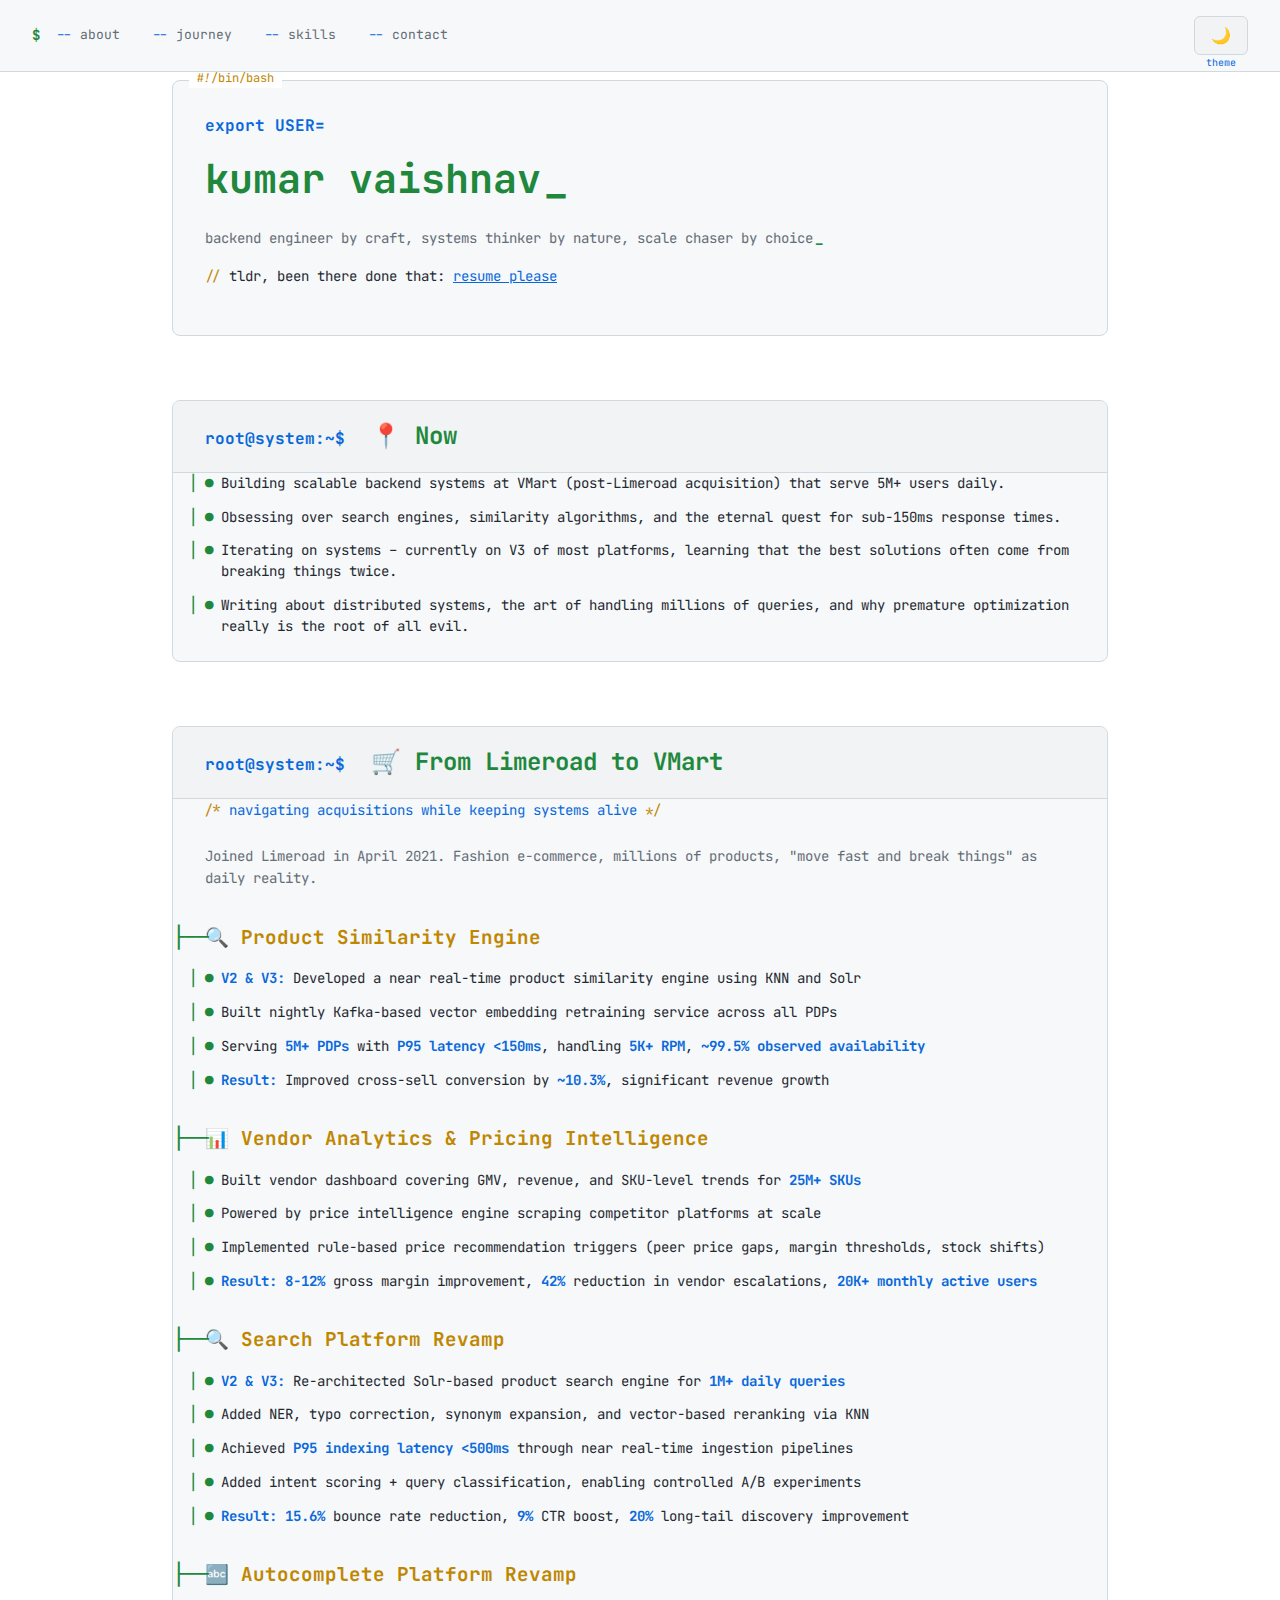
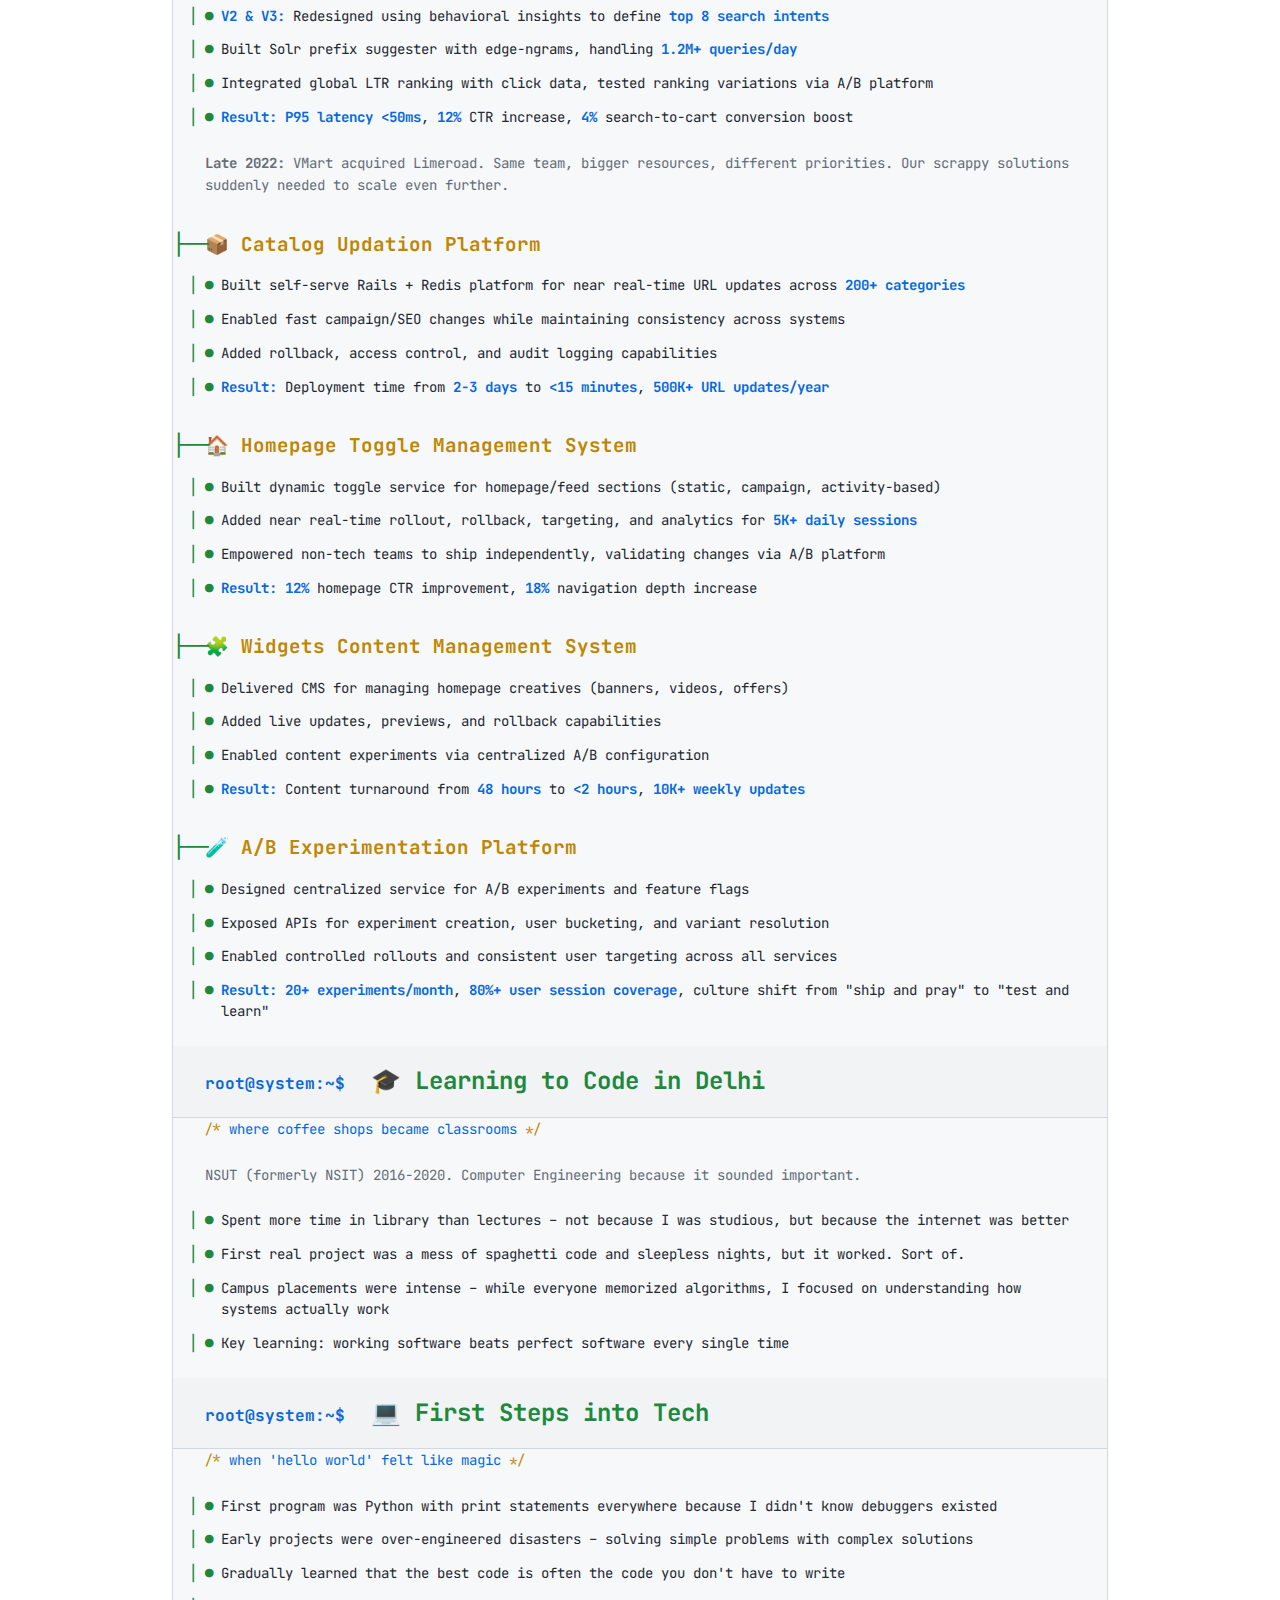
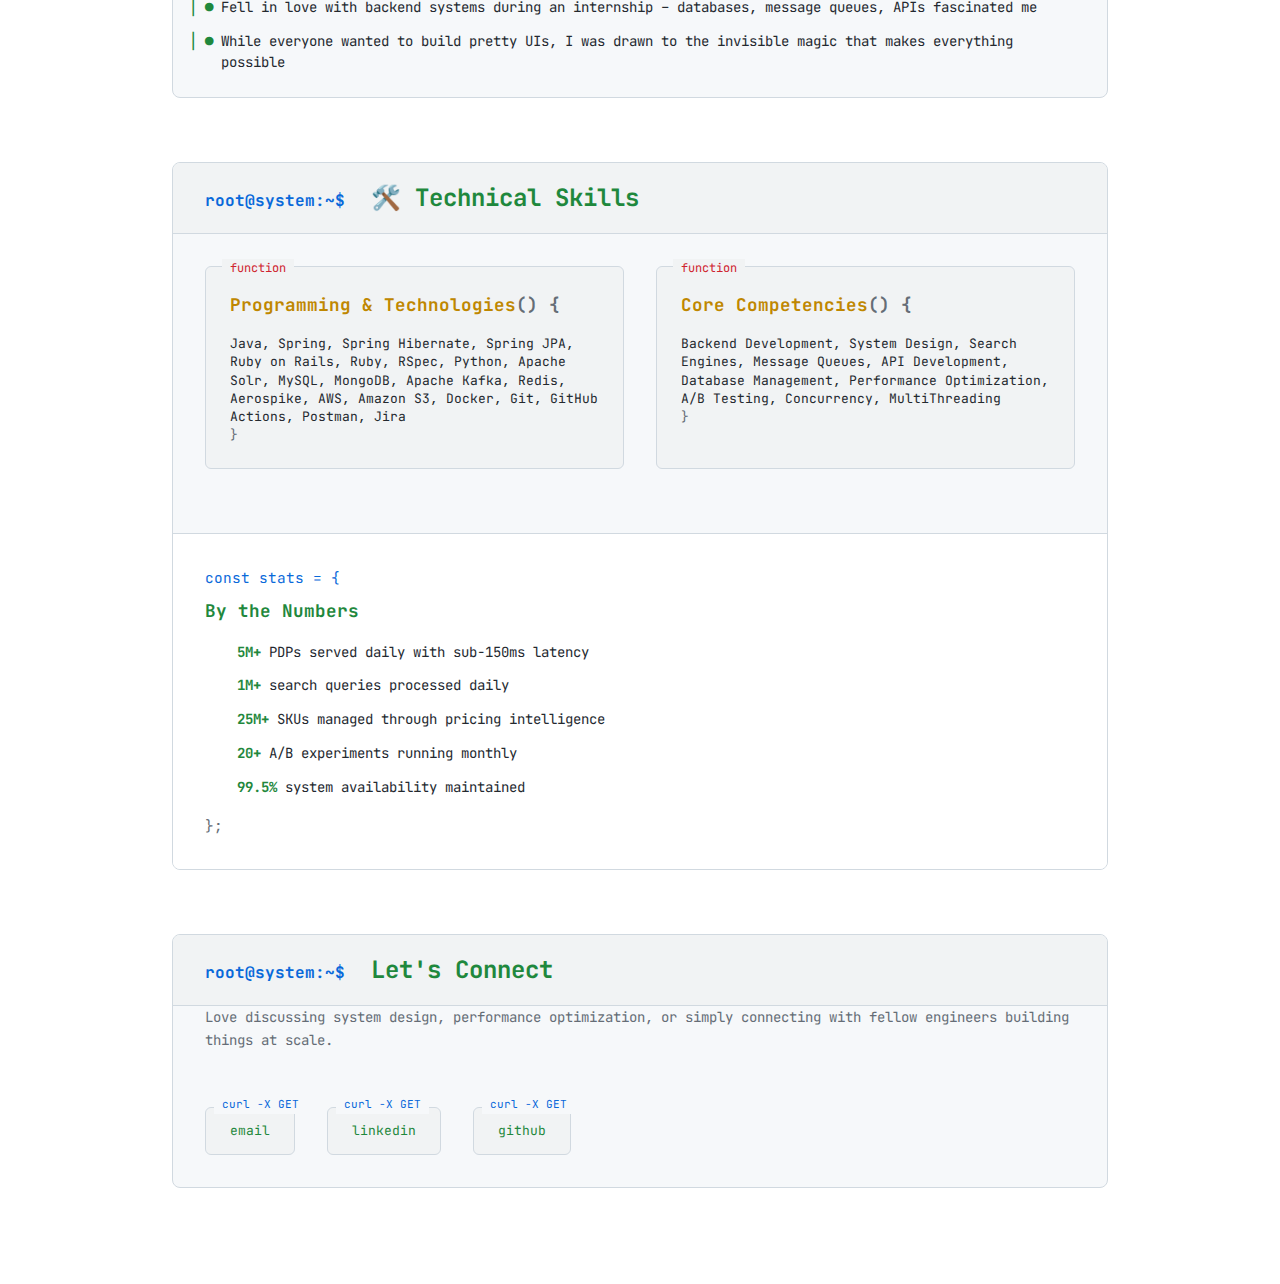
<file: index.html>
<!DOCTYPE html>
<html lang="en">
<head>
    <meta charset="UTF-8">
    <meta name="viewport" content="width=device-width, initial-scale=1.0">
    <title>Kumar Vaishnav</title>
    <link rel="stylesheet" href="styles.css">
    <link href="https://fonts.googleapis.com/css2?family=JetBrains+Mono:wght@300;400;500;600&display=swap" rel="stylesheet">
</head>
<body>
    <nav>
        <div class="nav-links">
            <a href="#about">about</a>
            <a href="#journey">journey</a>
            <a href="#built">skills</a>
            <a href="#contact">contact</a>
        </div>
        <button id="theme-toggle" class="theme-toggle">
            <span class="toggle-icon">☀️</span>
        </button>
    </nav>

    <main>
        <div class="intro">
            <h1>kumar vaishnav</h1>
            <p>backend engineer by craft, systems thinker by nature, scale chaser by choice<span class="cursor">_</span></p>
            <p class="casual">tldr, been there done that: <a href="https://drive.google.com/file/d/1GEUS0XpczC-OBO6thTg1wq4bIrDbyQFK/view?usp=drive_link" target="_blank">resume please</a></p>
        </div>

        <section id="about">
            <h2>📍 Now</h2>
            <ul>
                <li>Building scalable backend systems at VMart (post-Limeroad acquisition) that serve 5M+ users daily.</li>
                <li>Obsessing over search engines, similarity algorithms, and the eternal quest for sub-150ms response times.</li>
                <li>Iterating on systems – currently on V3 of most platforms, learning that the best solutions often come from breaking things twice.</li>
                <li>Writing about distributed systems, the art of handling millions of queries, and why premature optimization really is the root of all evil.</li>
            </ul>
        </section>

        <section id="journey">
            <h2>🛒 From Limeroad to VMart</h2>
            <p><em>navigating acquisitions while keeping systems alive</em></p>
            
            <p>Joined Limeroad in April 2021. Fashion e-commerce, millions of products, "move fast and break things" as daily reality.</p>
            
            <h3>🔍 Product Similarity Engine</h3>
            <ul>
                <li><strong>V2 & V3:</strong> Developed a near real-time product similarity engine using KNN and Solr</li>
                <li>Built nightly Kafka-based vector embedding retraining service across all PDPs</li>
                <li>Serving <strong>5M+ PDPs</strong> with <strong>P95 latency <150ms</strong>, handling <strong>5K+ RPM</strong>, <strong>~99.5% observed availability</strong></li>
                <li><strong>Result:</strong> Improved cross-sell conversion by <strong>~10.3%</strong>, significant revenue growth</li>
            </ul>
            
            <h3>📊 Vendor Analytics & Pricing Intelligence</h3>
            <ul>
                <li>Built vendor dashboard covering GMV, revenue, and SKU-level trends for <strong>25M+ SKUs</strong></li>
                <li>Powered by price intelligence engine scraping competitor platforms at scale</li>
                <li>Implemented rule-based price recommendation triggers (peer price gaps, margin thresholds, stock shifts)</li>
                <li><strong>Result:</strong> <strong>8-12%</strong> gross margin improvement, <strong>42%</strong> reduction in vendor escalations, <strong>20K+ monthly active users</strong></li>
            </ul>
            
            <h3>🔍 Search Platform Revamp</h3>
            <ul>
                <li><strong>V2 & V3:</strong> Re-architected Solr-based product search engine for <strong>1M+ daily queries</strong></li>
                <li>Added NER, typo correction, synonym expansion, and vector-based reranking via KNN</li>
                <li>Achieved <strong>P95 indexing latency <500ms</strong> through near real-time ingestion pipelines</li>
                <li>Added intent scoring + query classification, enabling controlled A/B experiments</li>
                <li><strong>Result:</strong> <strong>15.6%</strong> bounce rate reduction, <strong>9%</strong> CTR boost, <strong>20%</strong> long-tail discovery improvement</li>
            </ul>
            
            <h3>🔤 Autocomplete Platform Revamp</h3>
            <ul>
                <li><strong>V2 & V3:</strong> Redesigned using behavioral insights to define <strong>top 8 search intents</strong></li>
                <li>Built Solr prefix suggester with edge-ngrams, handling <strong>1.2M+ queries/day</strong></li>
                <li>Integrated global LTR ranking with click data, tested ranking variations via A/B platform</li>
                <li><strong>Result:</strong> <strong>P95 latency <50ms</strong>, <strong>12%</strong> CTR increase, <strong>4%</strong> search-to-cart conversion boost</li>
            </ul>
            
            <p><strong>Late 2022:</strong> VMart acquired Limeroad. Same team, bigger resources, different priorities. Our scrappy solutions suddenly needed to scale even further.</p>
            
            <h3>📦 Catalog Updation Platform</h3>
            <ul>
                <li>Built self-serve Rails + Redis platform for near real-time URL updates across <strong>200+ categories</strong></li>
                <li>Enabled fast campaign/SEO changes while maintaining consistency across systems</li>
                <li>Added rollback, access control, and audit logging capabilities</li>
                <li><strong>Result:</strong> Deployment time from <strong>2-3 days</strong> to <strong><15 minutes</strong>, <strong>500K+ URL updates/year</strong></li>
            </ul>
            
            <h3>🏠 Homepage Toggle Management System</h3>
            <ul>
                <li>Built dynamic toggle service for homepage/feed sections (static, campaign, activity-based)</li>
                <li>Added near real-time rollout, rollback, targeting, and analytics for <strong>5K+ daily sessions</strong></li>
                <li>Empowered non-tech teams to ship independently, validating changes via A/B platform</li>
                <li><strong>Result:</strong> <strong>12%</strong> homepage CTR improvement, <strong>18%</strong> navigation depth increase</li>
            </ul>
            
            <h3>🧩 Widgets Content Management System</h3>
            <ul>
                <li>Delivered CMS for managing homepage creatives (banners, videos, offers)</li>
                <li>Added live updates, previews, and rollback capabilities</li>
                <li>Enabled content experiments via centralized A/B configuration</li>
                <li><strong>Result:</strong> Content turnaround from <strong>48 hours</strong> to <strong><2 hours</strong>, <strong>10K+ weekly updates</strong></li>
            </ul>
            
            <h3>🧪 A/B Experimentation Platform</h3>
            <ul>
                <li>Designed centralized service for A/B experiments and feature flags</li>
                <li>Exposed APIs for experiment creation, user bucketing, and variant resolution</li>
                <li>Enabled controlled rollouts and consistent user targeting across all services</li>
                <li><strong>Result:</strong> <strong>20+ experiments/month</strong>, <strong>80%+ user session coverage</strong>, culture shift from "ship and pray" to "test and learn"</li>
            </ul>

            <h2>🎓 Learning to Code in Delhi</h2>
            <p><em>where coffee shops became classrooms</em></p>
            
            <p>NSUT (formerly NSIT) 2016-2020. Computer Engineering because it sounded important.</p>
            
            <ul>
                <li>Spent more time in library than lectures – not because I was studious, but because the internet was better</li>
                <li>First real project was a mess of spaghetti code and sleepless nights, but it worked. Sort of.</li>
                <li>Campus placements were intense – while everyone memorized algorithms, I focused on understanding how systems actually work</li>
                <li>Key learning: working software beats perfect software every single time</li>
            </ul>

            <h2>💻 First Steps into Tech</h2>
            <p><em>when 'hello world' felt like magic</em></p>
            
            <ul>
                <li>First program was Python with print statements everywhere because I didn't know debuggers existed</li>
                <li>Early projects were over-engineered disasters – solving simple problems with complex solutions</li>
                <li>Gradually learned that the best code is often the code you don't have to write</li>
                <li>Fell in love with backend systems during an internship – databases, message queues, APIs fascinated me</li>
                <li>While everyone wanted to build pretty UIs, I was drawn to the invisible magic that makes everything possible</li>
            </ul>
        </section>

        <section id="built">
            <h2>🛠️ Technical Skills</h2>
            
            <div class="skills-grid">
                <div class="skill-category">
                    <h3>Programming & Technologies</h3>
                    <p>Java, Spring, Spring Hibernate, Spring JPA, Ruby on Rails, Ruby, RSpec, Python, Apache Solr, MySQL, MongoDB, Apache Kafka, Redis, Aerospike, AWS, Amazon S3, Docker, Git, GitHub Actions, Postman, Jira</p>
                </div>
                
                <div class="skill-category">
                    <h3>Core Competencies</h3>
                    <p>Backend Development, System Design, Search Engines, Message Queues, API Development, Database Management, Performance Optimization, A/B Testing, Concurrency, MultiThreading</p>
                </div>
            </div>
            
            <div class="quick-stats">
                <div class="stats-header">
                    <div class="stats-code">const stats = {</div>
                    <h3>By the Numbers</h3>
                </div>
                <ul>
                    <li><strong>5M+</strong> PDPs served daily with sub-150ms latency</li>
                    <li><strong>1M+</strong> search queries processed daily</li>
                    <li><strong>25M+</strong> SKUs managed through pricing intelligence</li>
                    <li><strong>20+</strong> A/B experiments running monthly</li>
                    <li><strong>99.5%</strong> system availability maintained</li>
                </ul>
                <div class="stats-footer">};</div>
            </div>
        </section>

        <section id="contact">
            <h2>Let's Connect</h2>
            <p>Love discussing system design, performance optimization, or simply connecting with fellow engineers building things at scale.</p>
            
            <div class="links">
                <a href="mailto:kumarvaishnav97@gmail.com" target="_blank">email</a>
                <a href="https://www.linkedin.com/in/kumarvaishnav/" target="_blank">linkedin</a>
                <a href="https://github.com/vaishnav97" target="_blank">github</a>
            </div>
        </section>
    </main>

    <script src="script.js"></script>
</body>
</html>
</file>
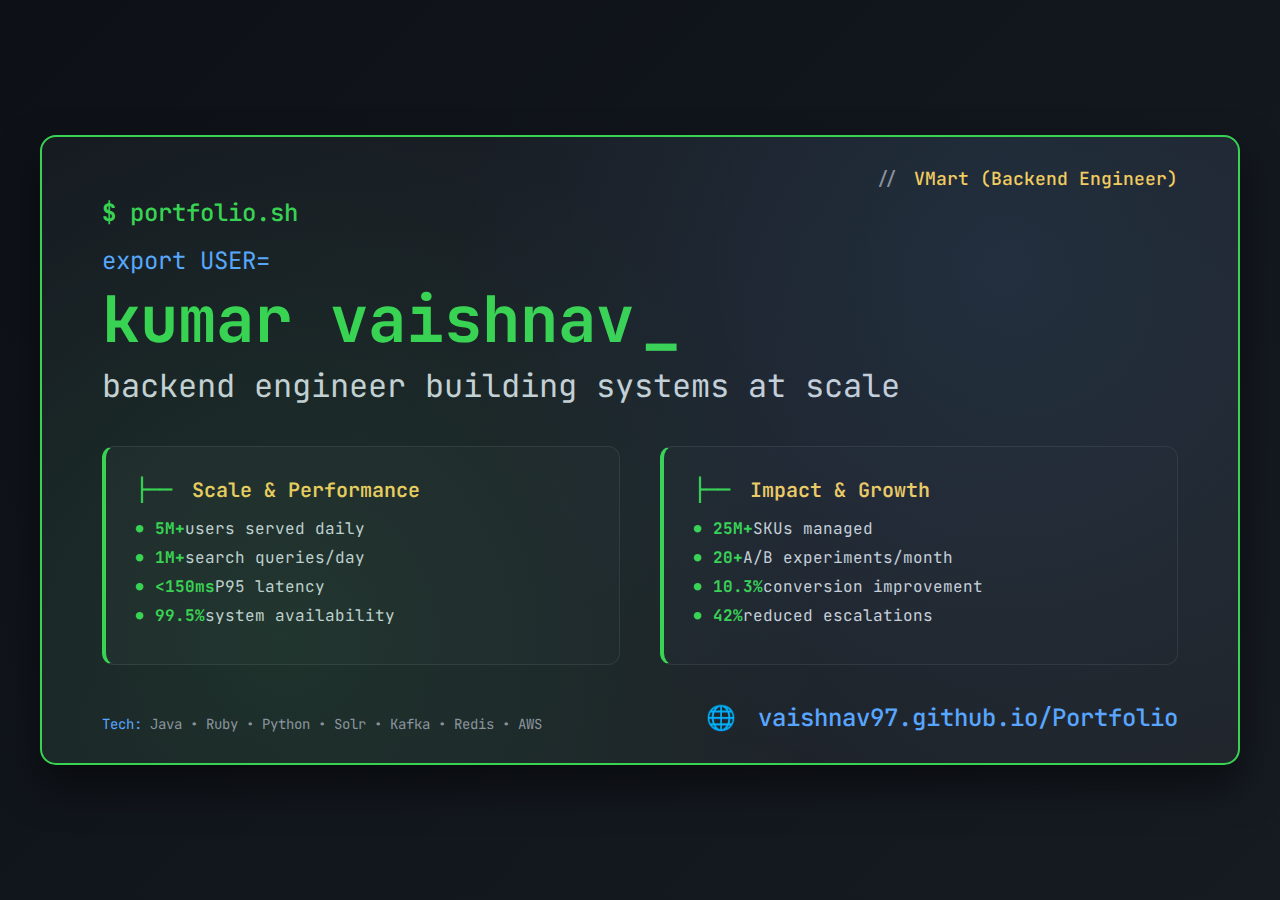
<file: thumbnail.html>
<!DOCTYPE html>
<html lang="en">
<head>
    <meta charset="UTF-8">
    <meta name="viewport" content="width=device-width, initial-scale=1.0">
    <title>Kumar Vaishnav - Portfolio Thumbnail</title>
    <link href="https://fonts.googleapis.com/css2?family=JetBrains+Mono:wght@300;400;500;600;700&display=swap" rel="stylesheet">
    <style>
        * {
            margin: 0;
            padding: 0;
            box-sizing: border-box;
        }

        body {
            font-family: 'JetBrains Mono', monospace;
            background: linear-gradient(135deg, #0d1117 0%, #161b22 100%);
            display: flex;
            justify-content: center;
            align-items: center;
            min-height: 100vh;
            padding: 20px;
        }

        .thumbnail-card {
            width: 1200px;
            height: 630px;
            background: linear-gradient(135deg, #161b22 0%, #21262d 100%);
            border: 2px solid #39d353;
            border-radius: 16px;
            padding: 60px;
            position: relative;
            overflow: hidden;
            box-shadow: 0 20px 40px rgba(0, 0, 0, 0.5);
        }

        .thumbnail-card::before {
            content: "";
            position: absolute;
            top: 0;
            left: 0;
            right: 0;
            bottom: 0;
            background: 
                radial-gradient(circle at 20% 80%, rgba(57, 211, 83, 0.1) 0%, transparent 50%),
                radial-gradient(circle at 80% 20%, rgba(88, 166, 255, 0.1) 0%, transparent 50%);
            pointer-events: none;
        }

        .terminal-header {
            color: #39d353;
            font-size: 24px;
            margin-bottom: 20px;
            font-weight: 500;
        }

        .terminal-header::before {
            content: "$ ";
            color: #39d353;
            font-weight: bold;
        }

        .name {
            font-size: 64px;
            font-weight: 700;
            color: #39d353;
            margin-bottom: 10px;
            line-height: 1.1;
        }

        .name::before {
            content: "export USER=";
            color: #58a6ff;
            font-size: 24px;
            display: block;
            margin-bottom: 10px;
            font-weight: 400;
        }

        .name::after {
            content: "_";
            animation: blink 1s infinite;
            margin-left: 8px;
        }

        .tagline {
            font-size: 32px;
            color: #c9d1d9;
            margin-bottom: 40px;
            font-weight: 400;
            line-height: 1.3;
        }

        .stats-container {
            display: grid;
            grid-template-columns: 1fr 1fr;
            gap: 40px;
            margin-top: 30px;
        }

        .stats-section {
            background: rgba(33, 38, 45, 0.8);
            border: 1px solid #30363d;
            border-radius: 12px;
            padding: 30px;
            border-left: 4px solid #39d353;
        }

        .stats-title {
            color: #f2cc60;
            font-size: 20px;
            margin-bottom: 15px;
            font-weight: 600;
        }

        .stats-title::before {
            content: "├── ";
            color: #39d353;
            margin-right: 8px;
        }

        .stat-item {
            color: #c9d1d9;
            font-size: 16px;
            margin-bottom: 8px;
            display: flex;
            align-items: center;
        }

        .stat-item::before {
            content: "●";
            color: #39d353;
            margin-right: 12px;
            font-size: 12px;
        }

        .stat-number {
            color: #39d353;
            font-weight: 700;
        }

        .url {
            position: absolute;
            bottom: 30px;
            right: 60px;
            color: #58a6ff;
            font-size: 24px;
            font-weight: 500;
        }

        .url::before {
            content: "🌐 ";
            margin-right: 8px;
        }

        .company {
            position: absolute;
            top: 30px;
            right: 60px;
            color: #f2cc60;
            font-size: 18px;
            font-weight: 500;
        }

        .company::before {
            content: "// ";
            color: #8b949e;
            margin-right: 5px;
        }

        @keyframes blink {
            0%, 50% { opacity: 1; }
            51%, 100% { opacity: 0; }
        }

        .tech-stack {
            position: absolute;
            bottom: 30px;
            left: 60px;
            color: #8b949e;
            font-size: 14px;
        }

        .tech-stack::before {
            content: "Tech: ";
            color: #58a6ff;
        }
    </style>
</head>
<body>
    <div class="thumbnail-card">
        <div class="company">VMart (Backend Engineer)</div>
        
        <div class="terminal-header">portfolio.sh</div>
        
        <h1 class="name">kumar vaishnav</h1>
        <p class="tagline">backend engineer building systems at scale</p>
        
        <div class="stats-container">
            <div class="stats-section">
                <h3 class="stats-title">Scale & Performance</h3>
                <div class="stat-item"><span class="stat-number">5M+</span> users served daily</div>
                <div class="stat-item"><span class="stat-number">1M+</span> search queries/day</div>
                <div class="stat-item"><span class="stat-number">&lt;150ms</span> P95 latency</div>
                <div class="stat-item"><span class="stat-number">99.5%</span> system availability</div>
            </div>
            
            <div class="stats-section">
                <h3 class="stats-title">Impact & Growth</h3>
                <div class="stat-item"><span class="stat-number">25M+</span> SKUs managed</div>
                <div class="stat-item"><span class="stat-number">20+</span> A/B experiments/month</div>
                <div class="stat-item"><span class="stat-number">10.3%</span> conversion improvement</div>
                <div class="stat-item"><span class="stat-number">42%</span> reduced escalations</div>
            </div>
        </div>
        
        <div class="tech-stack">Java • Ruby • Python • Solr • Kafka • Redis • AWS</div>
        <div class="url">vaishnav97.github.io/Portfolio</div>
    </div>
</body>
</html>
</file>
<file: styles.css>
/* Reset and Base Styles */
* {
    margin: 0;
    padding: 0;
    box-sizing: border-box;
}

:root {
    /* Dark theme colors */
    --bg-primary: #0d1117;
    --bg-secondary: #161b22;
    --bg-tertiary: #21262d;
    --text-primary: #c9d1d9;
    --text-secondary: #8b949e;
    --accent-green: #39d353;
    --accent-blue: #58a6ff;
    --accent-yellow: #f2cc60;
    --accent-red: #f85149;
    --border-color: #30363d;
    --hover-bg: #262c36;
}

/* Light theme colors */
[data-theme="light"] {
    --bg-primary: #ffffff;
    --bg-secondary: #f6f8fa;
    --bg-tertiary: #f1f3f4;
    --text-primary: #24292f;
    --text-secondary: #656d76;
    --accent-green: #1f883d;
    --accent-blue: #0969da;
    --accent-yellow: #bf8700;
    --accent-red: #cf222e;
    --border-color: #d1d9e0;
    --hover-bg: #f3f4f6;
}

html {
    scroll-behavior: smooth;
}

body {
    font-family: 'JetBrains Mono', 'SF Mono', Monaco, 'Cascadia Code', 'Roboto Mono', Consolas, 'Courier New', monospace;
    line-height: 1.6;
    color: var(--text-primary);
    background: var(--bg-primary);
    font-size: 14px;
    overflow-x: hidden;
    transition: background-color 0.3s ease, color 0.3s ease;
}

/* Terminal-like scrollbar */
::-webkit-scrollbar {
    width: 8px;
}

::-webkit-scrollbar-track {
    background: var(--bg-primary);
}

::-webkit-scrollbar-thumb {
    background: var(--accent-green);
    border-radius: 4px;
}

::-webkit-scrollbar-thumb:hover {
    background: var(--accent-blue);
}

/* Navigation */
nav {
    position: fixed;
    top: 0;
    left: 0;
    right: 0;
    background: var(--bg-secondary);
    border-bottom: 1px solid var(--border-color);
    padding: 1rem 2rem;
    z-index: 100;
    backdrop-filter: blur(10px);
    display: flex;
    align-items: center;
    justify-content: space-between;
    min-height: 50px;
}

.nav-links {
    display: flex;
    align-items: center;
    position: relative;
}

.nav-links::before {
    content: "$ ";
    color: var(--accent-green);
    font-weight: bold;
    margin-right: 1rem;
}

nav a {
    color: var(--text-secondary);
    text-decoration: none;
    margin-right: 2rem;
    font-size: 13px;
    transition: color 0.3s ease;
    position: relative;
}

nav a:hover {
    color: var(--accent-green);
}

nav a::before {
    content: "--";
    margin-right: 0.5rem;
    color: var(--accent-blue);
}

/* Theme toggle button */
.theme-toggle {
    background: var(--bg-tertiary);
    border: 1px solid var(--border-color);
    color: var(--text-primary);
    padding: 0.5rem 1rem;
    border-radius: 6px;
    cursor: pointer;
    font-size: 14px;
    transition: all 0.3s ease;
    font-family: inherit;
    position: relative;
    margin-left: 1rem;
    flex-shrink: 0;
}

.theme-toggle::before {
    content: "theme";
    color: var(--accent-blue);
    font-size: 10px;
    position: absolute;
    bottom: -15px;
    left: 50%;
    transform: translateX(-50%);
    background: var(--bg-secondary);
    padding: 0 0.3rem;
    white-space: nowrap;
    z-index: 10;
}

.theme-toggle:hover {
    background: var(--hover-bg);
    border-color: var(--accent-green);
    transform: translateY(-1px);
}

.toggle-icon {
    font-size: 16px;
    transition: transform 0.3s ease;
}

.theme-toggle:hover .toggle-icon {
    transform: rotate(180deg);
}



/* Main content */
main {
    max-width: 1000px;
    margin: 0 auto;
    padding: 5rem 2rem 2rem;
}

/* Intro section */
.intro {
    margin-bottom: 4rem;
    border: 1px solid var(--border-color);
    padding: 2rem;
    background: var(--bg-secondary);
    border-radius: 8px;
    position: relative;
}

.intro::before {
    content: "#!/bin/bash";
    position: absolute;
    top: -12px;
    left: 1rem;
    background: var(--bg-primary);
    color: var(--accent-yellow);
    padding: 0 0.5rem;
    font-size: 12px;
    white-space: nowrap;
    z-index: 10;
}

.intro h1 {
    font-size: 2.5rem;
    margin-bottom: 1rem;
    color: var(--accent-green);
    font-weight: 700;
}

.intro h1::before {
    content: "export USER=";
    color: var(--accent-blue);
    font-size: 1rem;
    display: block;
    margin-bottom: 0.5rem;
}

.intro p {
    margin-bottom: 1rem;
    color: var(--text-secondary);
}

.intro p.casual {
    color: var(--text-primary);
}

.intro p.casual::before {
    content: "// ";
    color: var(--accent-yellow);
}

.intro a {
    color: var(--accent-blue);
    text-decoration: underline;
    transition: color 0.3s ease;
}

.intro a:hover {
    color: var(--accent-green);
}

/* Sections */
section {
    margin-bottom: 4rem;
    background: var(--bg-secondary);
    border: 1px solid var(--border-color);
    border-radius: 8px;
    overflow: hidden;
}

section h2 {
    background: var(--bg-tertiary);
    color: var(--accent-green);
    padding: 1rem 2rem;
    margin: 0;
    font-size: 1.5rem;
    border-bottom: 1px solid var(--border-color);
    position: relative;
}

section h2::before {
    content: "root@system:~$ ";
    color: var(--accent-blue);
    font-size: 1rem;
    margin-right: 1rem;
}

section h3 {
    color: var(--accent-yellow);
    font-size: 1.2rem;
    margin: 2rem 0 1rem 0;
    padding-left: 2rem;
    position: relative;
}

section h3::before {
    content: "├── ";
    color: var(--accent-green);
    position: absolute;
    left: 0;
}

section p, section ul {
    padding: 0 2rem;
    margin-bottom: 1.5rem;
}

section p {
    color: var(--text-secondary);
}

section p em {
    color: var(--accent-blue);
    font-style: normal;
}

section p em::before {
    content: "/* ";
    color: var(--accent-yellow);
}

section p em::after {
    content: " */";
    color: var(--accent-yellow);
}

section ul {
    list-style: none;
    padding-left: 3rem;
}

section li {
    margin-bottom: 0.8rem;
    position: relative;
    color: var(--text-primary);
    line-height: 1.5;
}

section li::before {
    content: "│   ● ";
    color: var(--accent-green);
    position: absolute;
    left: -2rem;
}

section li strong {
    color: var(--accent-blue);
}

section a {
    color: var(--accent-blue);
    text-decoration: none;
    border-bottom: 1px dotted var(--accent-blue);
    transition: all 0.3s ease;
}

section a:hover {
    color: var(--accent-green);
    border-bottom-color: var(--accent-green);
}

/* Skills section */
.skills-grid {
    display: grid;
    grid-template-columns: 1fr 1fr;
    gap: 2rem;
    padding: 2rem;
    margin-bottom: 2rem;
}

.skill-category {
    background: var(--bg-tertiary);
    padding: 1.5rem;
    border-radius: 6px;
    border: 1px solid var(--border-color);
    position: relative;
}

.skill-category::before {
    content: "function ";
    color: var(--accent-red);
    font-size: 12px;
    position: absolute;
    top: -8px;
    left: 1rem;
    background: var(--bg-tertiary);
    padding: 0 0.5rem;
    white-space: nowrap;
    z-index: 10;
}

.skill-category h3 {
    color: var(--accent-yellow);
    margin: 0 0 1rem 0;
    padding: 0;
    font-size: 1.1rem;
}

.skill-category h3::before {
    content: "";
}

.skill-category h3::after {
    content: "() {";
    color: var(--text-secondary);
}

.skill-category p {
    color: var(--text-primary);
    margin: 0;
    padding: 0;
    font-size: 13px;
    line-height: 1.4;
}

.skill-category p::after {
    content: "\A}";
    white-space: pre;
    color: var(--text-secondary);
}

.quick-stats {
    background: var(--bg-primary);
    padding: 2rem;
    border-top: 1px solid var(--border-color);
}

.stats-header {
    margin-bottom: 1rem;
}

.stats-code {
    color: var(--accent-blue);
    font-size: 0.9rem;
    margin-bottom: 0.5rem;
}

.quick-stats h3 {
    color: var(--accent-green);
    margin: 0;
    padding: 0;
    font-size: 1.1rem;
}

.quick-stats h3::before {
    content: none !important;
}

.quick-stats ul {
    padding-left: 2rem;
    margin-bottom: 1rem;
}

.quick-stats li::before {
    content: "  ";
    color: var(--accent-green);
}

.quick-stats li strong {
    color: var(--accent-green);
}

.stats-footer {
    color: var(--text-secondary);
    font-size: 0.9rem;
    margin-top: 1rem;
}

/* Contact section */
.links {
    display: flex;
    gap: 2rem;
    padding: 2rem;
    flex-wrap: wrap;
}

.links a {
    background: var(--bg-tertiary);
    color: var(--accent-green);
    padding: 0.8rem 1.5rem;
    border-radius: 6px;
    text-decoration: none;
    border: 1px solid var(--border-color);
    transition: all 0.3s ease;
    font-size: 13px;
    position: relative;
}

.links a::before {
    content: "curl -X GET ";
    color: var(--accent-blue);
    font-size: 11px;
    position: absolute;
    top: -12px;
    left: 0.5rem;
    background: var(--bg-secondary);
    padding: 0 0.5rem;
    white-space: nowrap;
    z-index: 10;
}

.links a:hover {
    background: var(--hover-bg);
    color: var(--accent-yellow);
    border-color: var(--accent-green);
    transform: translateY(-2px);
}

/* Responsive design */
@media (max-width: 768px) {
    main {
        padding: 4rem 1rem 2rem;
    }
    
    nav {
        padding: 1rem;
        flex-direction: row;
        justify-content: space-between;
        align-items: center;
        min-height: 50px;
    }
    
    .nav-links {
        flex-wrap: wrap;
        gap: 0.5rem;
    }
    
    .theme-toggle {
        margin-left: 0;
        flex-shrink: 0;
    }
    
    nav a {
        margin-right: 1rem;
        font-size: 12px;
    }
    
    .intro h1 {
        font-size: 2rem;
    }
    
    .skills-grid {
        grid-template-columns: 1fr;
        gap: 1rem;
        padding: 1rem;
    }
    
    section h2 {
        padding: 1rem;
        font-size: 1.2rem;
    }
    
    section p, section ul {
        padding: 0 1rem;
    }
    
    section ul {
        padding-left: 2rem;
    }
    
    .links {
        padding: 1rem;
        gap: 1rem;
    }
}

@media (max-width: 480px) {
    nav {
        flex-direction: column;
        gap: 0.5rem;
        padding: 0.5rem 1rem;
    }
    
    .nav-links {
        justify-content: center;
        width: 100%;
    }
    
    .theme-toggle {
        align-self: center;
        margin-top: 0.5rem;
    }
    

    
    nav a {
        margin-right: 0.5rem;
        font-size: 11px;
    }
    
    main {
        padding: 5rem 1rem 2rem;
    }
    
    .intro h1 {
        font-size: 1.8rem;
    }
    
    .intro h1::before {
        font-size: 0.9rem;
    }
}

/* Animation for terminal cursor */
@keyframes blink {
    0%, 50% { opacity: 1; }
    51%, 100% { opacity: 0; }
}

.intro h1::after {
    content: "_";
    color: var(--accent-green);
    animation: blink 1s infinite;
    margin-left: 0.2rem;
    opacity: 1;
}

.cursor {
    color: var(--accent-green);
    animation: blink 1s infinite;
    font-weight: bold;
    margin-left: 0.1rem;
}

/* Print styles */
@media print {
    body {
        max-width: none;
        margin: 0;
        padding: 20px;
        font-size: 14px;
        line-height: 1.4;
    }
    
    nav {
        display: none;
    }
    
    .links a {
        border: none;
        padding: 0;
        margin-right: 20px;
    }
    
    .project:hover {
        transform: none;
        background-color: transparent;
        padding: 32px 0;
        margin: 32px 0;
    }
}
</file>
